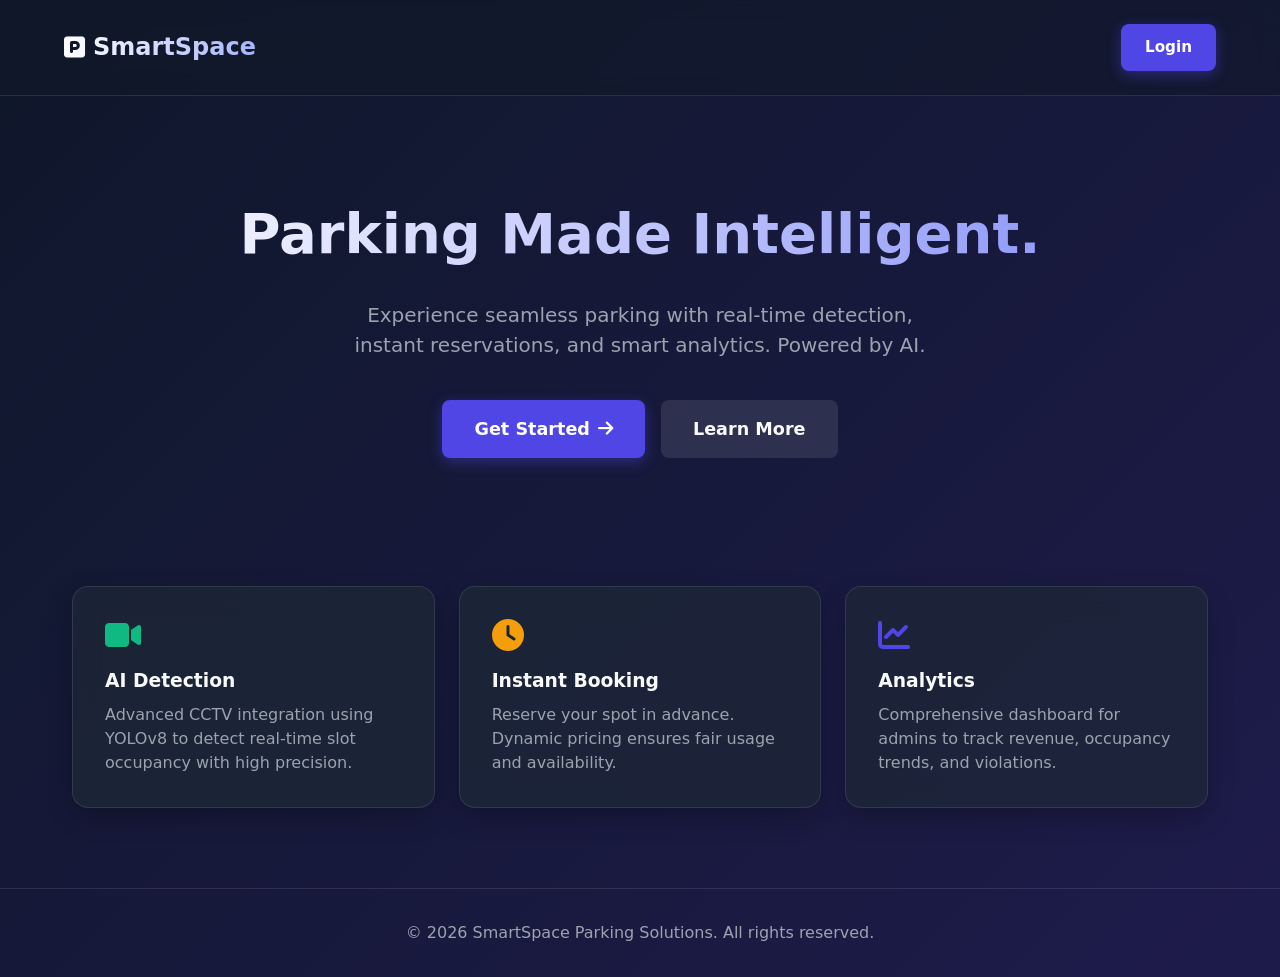
<file: frontend/index.html>
<!DOCTYPE html>
<html lang="en">

<head>
    <meta charset="UTF-8">
    <meta name="viewport" content="width=device-width, initial-scale=1.0">
    <title>Smart Parking - Future of Parking</title>
    <link href="assets/css/style.css" rel="stylesheet">
    <link rel="stylesheet" href="https://cdnjs.cloudflare.com/ajax/libs/font-awesome/6.4.0/css/all.min.css">
</head>

<body>

    <!-- NAVBAR -->
    <nav class="navbar fadeIn">
        <div class="logo">
            <i class="fas fa-parking"></i> SmartSpace
        </div>
        <div>
            <a href="login.html" class="btn btn-primary">Login</a>
        </div>
    </nav>

    <!-- HERO SECTION -->
    <header
        style="flex: 1; display: flex; align-items: center; justify-content: center; text-align: center; padding: 4rem 1rem;">
        <div class="container fade-in">
            <h1
                style="font-size: 3.5rem; margin-bottom: 1.5rem; font-weight: 800; background: linear-gradient(to right, #fff, #818cf8); -webkit-background-clip: text; -webkit-text-fill-color: transparent;">
                Parking Made Intelligent.
            </h1>
            <p style="font-size: 1.25rem; color: var(--text-muted); max-width: 600px; margin: 0 auto 2.5rem;">
                Experience seamless parking with real-time detection, instant reservations, and smart analytics. Powered
                by AI.
            </p>
            <div style="display: flex; gap: 1rem; justify-content: center;">
                <a href="login.html" class="btn btn-primary" style="padding: 1rem 2rem; font-size: 1.1rem;">
                    Get Started <i class="fas fa-arrow-right"></i>
                </a>
                <a href="#features" class="btn btn-secondary" style="padding: 1rem 2rem; font-size: 1.1rem;">
                    Learn More
                </a>
            </div>
        </div>
    </header>

    <!-- FEATURES -->
    <section id="features" class="container" style="padding-bottom: 5rem;">
        <div class="grid-3">
            <div class="glass-card">
                <i class="fas fa-video"
                    style="font-size: 2rem; color: var(--secondary-color); margin-bottom: 1rem;"></i>
                <h3>AI Detection</h3>
                <p style="color: var(--text-muted); margin-top: 0.5rem;">
                    Advanced CCTV integration using YOLOv8 to detect real-time slot occupancy with high precision.
                </p>
            </div>
            <div class="glass-card">
                <i class="fas fa-clock" style="font-size: 2rem; color: var(--accent-color); margin-bottom: 1rem;"></i>
                <h3>Instant Booking</h3>
                <p style="color: var(--text-muted); margin-top: 0.5rem;">
                    Reserve your spot in advance. Dynamic pricing ensures fair usage and availability.
                </p>
            </div>
            <div class="glass-card">
                <i class="fas fa-chart-line"
                    style="font-size: 2rem; color: var(--primary-color); margin-bottom: 1rem;"></i>
                <h3>Analytics</h3>
                <p style="color: var(--text-muted); margin-top: 0.5rem;">
                    Comprehensive dashboard for admins to track revenue, occupancy trends, and violations.
                </p>
            </div>
        </div>
    </section>

    <footer
        style="text-align: center; padding: 2rem; border-top: 1px solid var(--border-color); color: var(--text-muted);">
        <p>&copy; 2026 SmartSpace Parking Solutions. All rights reserved.</p>
    </footer>

</body>

</html>
</file>
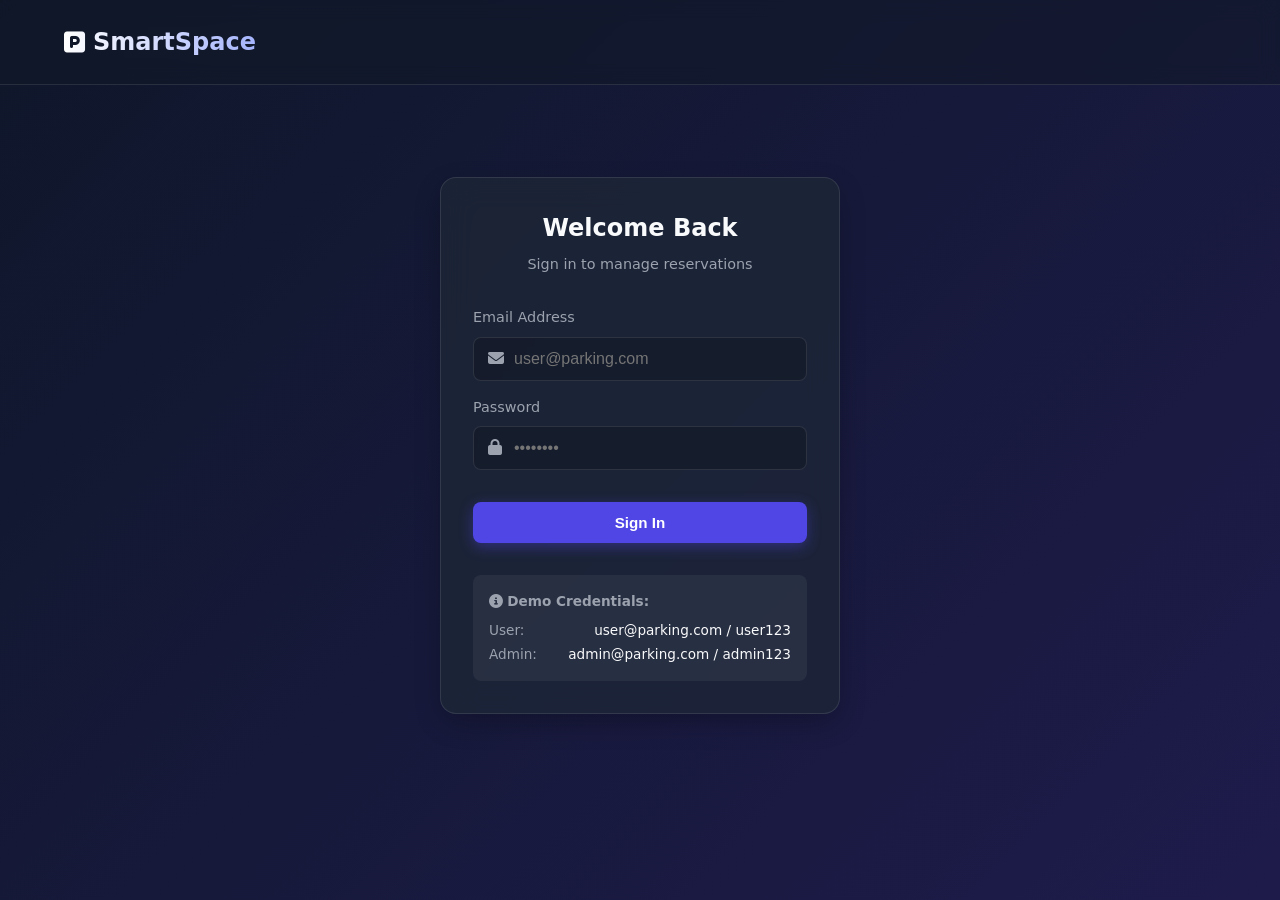
<file: frontend/login.html>
<!DOCTYPE html>
<html lang="en">

<head>
    <meta charset="UTF-8">
    <meta name="viewport" content="width=device-width, initial-scale=1.0">
    <title>Login | Smart Parking</title>
    <link href="assets/css/style.css" rel="stylesheet">
    <link rel="stylesheet" href="https://cdnjs.cloudflare.com/ajax/libs/font-awesome/6.4.0/css/all.min.css">
    <style>
        .login-page {
            display: flex;
            align-items: center;
            justify-content: center;
            min-height: 80vh;
        }

        .login-card {
            width: 100%;
            max-width: 400px;
        }
    </style>
</head>

<body>

    <!-- NAVBAR -->
    <nav class="navbar fadeIn">
        <a href="/" class="logo">
            <i class="fas fa-parking"></i> SmartSpace
        </a>
    </nav>

    <div class="login-page fade-in">
        <div class="glass-card login-card">
            <div style="text-align: center; margin-bottom: 2rem;">
                <h2 style="margin-bottom: 0.5rem;">Welcome Back</h2>
                <p style="color: var(--text-muted); font-size: 0.9rem;">Sign in to manage reservations</p>
            </div>

            <!-- LOGIN FORM -->
            <form method="POST" action="/login">
                <label class="form-label">Email Address</label>
                <div style="position: relative;">
                    <i class="fas fa-envelope"
                        style="position: absolute; left: 15px; top: 13px; color: var(--text-muted);"></i>
                    <input type="email" name="email" class="form-input" placeholder="user@parking.com"
                        style="padding-left: 40px;" required>
                </div>

                <label class="form-label">Password</label>
                <div style="position: relative;">
                    <i class="fas fa-lock"
                        style="position: absolute; left: 15px; top: 13px; color: var(--text-muted);"></i>
                    <input type="password" name="password" class="form-input" placeholder="••••••••"
                        style="padding-left: 40px;" required>
                </div>

                <button type="submit" class="btn btn-primary btn-block" style="margin-top: 1rem;">
                    Sign In
                </button>
            </form>

            <!-- Error message placeholder (Managed by backend return currently, but good to have style) -->
            <!-- Note: Backend returns raw HTML on error, ideally we should handle this via JS or fix backend content negotiation, 
                 but for this scope, we mimic the structure or let backend redirect to a page with query param.
                 Current backend returns simple HTML string on error. 
            -->

            <div class="hint"
                style="margin-top: 2rem; padding: 1rem; background: rgba(255,255,255,0.05); border-radius: var(--radius-md); font-size: 0.85rem; color: var(--text-muted);">
                <div style="margin-bottom: 0.5rem;"><i class="fas fa-info-circle"></i> <b>Demo Credentials:</b></div>
                <div style="display: flex; justify-content: space-between;">
                    <span>User:</span> <span style="color: var(--text-main);">user@parking.com / user123</span>
                </div>
                <div style="display: flex; justify-content: space-between; margin-top: 0.25rem;">
                    <span>Admin:</span> <span style="color: var(--text-main);">admin@parking.com / admin123</span>
                </div>
            </div>
        </div>
    </div>

</body>

</html>
</file>
<file: frontend/assets/css/style.css>
@import 'variables.css';

/* -------------------------------------------------------------------------- */
/*                                    RESET                                   */
/* -------------------------------------------------------------------------- */
* {
    box-sizing: border-box;
    margin: 0;
    padding: 0;
}

body {
    font-family: var(--font-family);
    background: var(--bg-gradient);
    color: var(--text-main);
    min-height: 100vh;
    display: flex;
    flex-direction: column;
    overflow-x: hidden;
    line-height: 1.5;
}

a {
    text-decoration: none;
    color: inherit;
    transition: color 0.2s;
}

ul {
    list-style: none;
}

/* -------------------------------------------------------------------------- */
/*                                 COMPONENTS                                 */
/* -------------------------------------------------------------------------- */

/* Buttons */
.btn {
    display: inline-flex;
    align-items: center;
    justify-content: center;
    padding: 0.75rem 1.5rem;
    border-radius: var(--radius-md);
    font-weight: 600;
    cursor: pointer;
    transition: all 0.2s ease;
    border: none;
    font-size: 0.95rem;
    gap: 0.5rem;
}

.btn-primary {
    background-color: var(--primary-color);
    color: white;
    box-shadow: 0 4px 14px 0 rgba(79, 70, 229, 0.4);
}

.btn-primary:hover {
    background-color: var(--primary-hover);
    transform: translateY(-1px);
    box-shadow: 0 6px 20px 0 rgba(79, 70, 229, 0.6);
}

.btn-secondary {
    background-color: rgba(255, 255, 255, 0.1);
    color: var(--text-main);
    backdrop-filter: blur(10px);
}

.btn-secondary:hover {
    background-color: rgba(255, 255, 255, 0.2);
}

.btn-danger {
    background-color: var(--danger-color);
    color: white;
}

.btn-block {
    width: 100%;
}

/* Cards (Glassmorphism) */
.glass-card {
    background: var(--card-bg);
    backdrop-filter: blur(16px);
    -webkit-backdrop-filter: blur(16px);
    border: 1px solid var(--border-color);
    border-radius: var(--radius-lg);
    padding: 2rem;
    box-shadow: var(--shadow-lg);
}

/* Inputs */
.form-input {
    width: 100%;
    padding: 0.75rem 1rem;
    background: rgba(0, 0, 0, 0.2);
    border: 1px solid var(--border-color);
    border-radius: var(--radius-md);
    color: var(--text-main);
    font-size: 1rem;
    transition: border-color 0.2s;
    margin-bottom: 1rem;
}

.form-input:focus {
    outline: none;
    border-color: var(--primary-color);
    background: rgba(0, 0, 0, 0.3);
}

.form-label {
    display: block;
    margin-bottom: 0.5rem;
    font-size: 0.9rem;
    color: var(--text-muted);
}

/* Navbar */
.navbar {
    display: flex;
    justify-content: space-between;
    align-items: center;
    padding: 1.5rem 5%;
    background: rgba(17, 24, 39, 0.5);
    backdrop-filter: blur(10px);
    border-bottom: 1px solid var(--border-color);
    position: sticky;
    top: 0;
    z-index: 100;
}

.logo {
    font-size: 1.5rem;
    font-weight: 700;
    background: linear-gradient(90deg, #fff, #a5b4fc);
    -webkit-background-clip: text;
    -webkit-text-fill-color: transparent;
    display: flex;
    align-items: center;
    gap: 0.5rem;
}

/* -------------------------------------------------------------------------- */
/*                                   LAYOUT                                   */
/* -------------------------------------------------------------------------- */
.container {
    max-width: 1200px;
    margin: 0 auto;
    padding: 2rem;
    width: 100%;
}

.grid-2 {
    display: grid;
    grid-template-columns: 1fr 1fr;
    gap: 2rem;
}

.grid-3 {
    display: grid;
    grid-template-columns: repeat(auto-fit, minmax(300px, 1fr));
    gap: 1.5rem;
}

/* -------------------------------------------------------------------------- */
/*                                 ANIMATIONS                                 */
/* -------------------------------------------------------------------------- */
@keyframes fadeIn {
    from {
        opacity: 0;
        transform: translateY(10px);
    }

    to {
        opacity: 1;
        transform: translateY(0);
    }
}

.fade-in {
    animation: fadeIn 0.6s ease-out forwards;
}

/* Badge/Status */
.badge {
    padding: 0.25rem 0.75rem;
    border-radius: 99px;
    font-size: 0.75rem;
    font-weight: 700;
    text-transform: uppercase;
    letter-spacing: 0.05em;
}

.badge-success {
    background: rgba(16, 185, 129, 0.2);
    color: #34D399;
    border: 1px solid rgba(16, 185, 129, 0.3);
}

.badge-danger {
    background: rgba(239, 68, 68, 0.2);
    color: #F87171;
    border: 1px solid rgba(239, 68, 68, 0.3);
}

.badge-warning {
    background: rgba(245, 158, 11, 0.2);
    color: #FBBF24;
    border: 1px solid rgba(245, 158, 11, 0.3);
}

/* Slots Grid specific */
.slot-grid {
    display: grid;
    grid-template-columns: repeat(auto-fill, minmax(140px, 1fr));
    gap: 1rem;
}

.slot-card {
    aspect-ratio: 1;
    display: flex;
    flex-direction: column;
    justify-content: center;
    align-items: center;
    border-radius: var(--radius-md);
    border: 2px solid transparent;
    cursor: pointer;
    transition: all 0.3s cubic-bezier(0.4, 0, 0.2, 1);
    position: relative;
    background: rgba(255, 255, 255, 0.03);
    overflow: hidden;
}

.slot-card:hover {
    transform: scale(1.05);
    background: rgba(255, 255, 255, 0.08);
}

.slot-card.free {
    border-color: var(--secondary-color);
}

.slot-card.free .icon {
    color: var(--secondary-color);
}

.slot-card.occupied {
    border-color: var(--danger-color);
    opacity: 0.7;
    cursor: not-allowed;
}

.slot-card.occupied .icon {
    color: var(--danger-color);
}

.slot-card.reserved {
    border-color: var(--accent-color);
    cursor: not-allowed;
}

.slot-card.reserved .icon {
    color: var(--accent-color);
}

.slot-number {
    font-size: 1.5rem;
    font-weight: 800;
    margin-bottom: 0.5rem;
}

.slot-status {
    font-size: 0.8rem;
    font-weight: 600;
}

/* Responsive */
@media (max-width: 768px) {
    .grid-2 {
        grid-template-columns: 1fr;
    }

    .navbar {
        flex-direction: column;
        gap: 1rem;
    }
}
</file>
